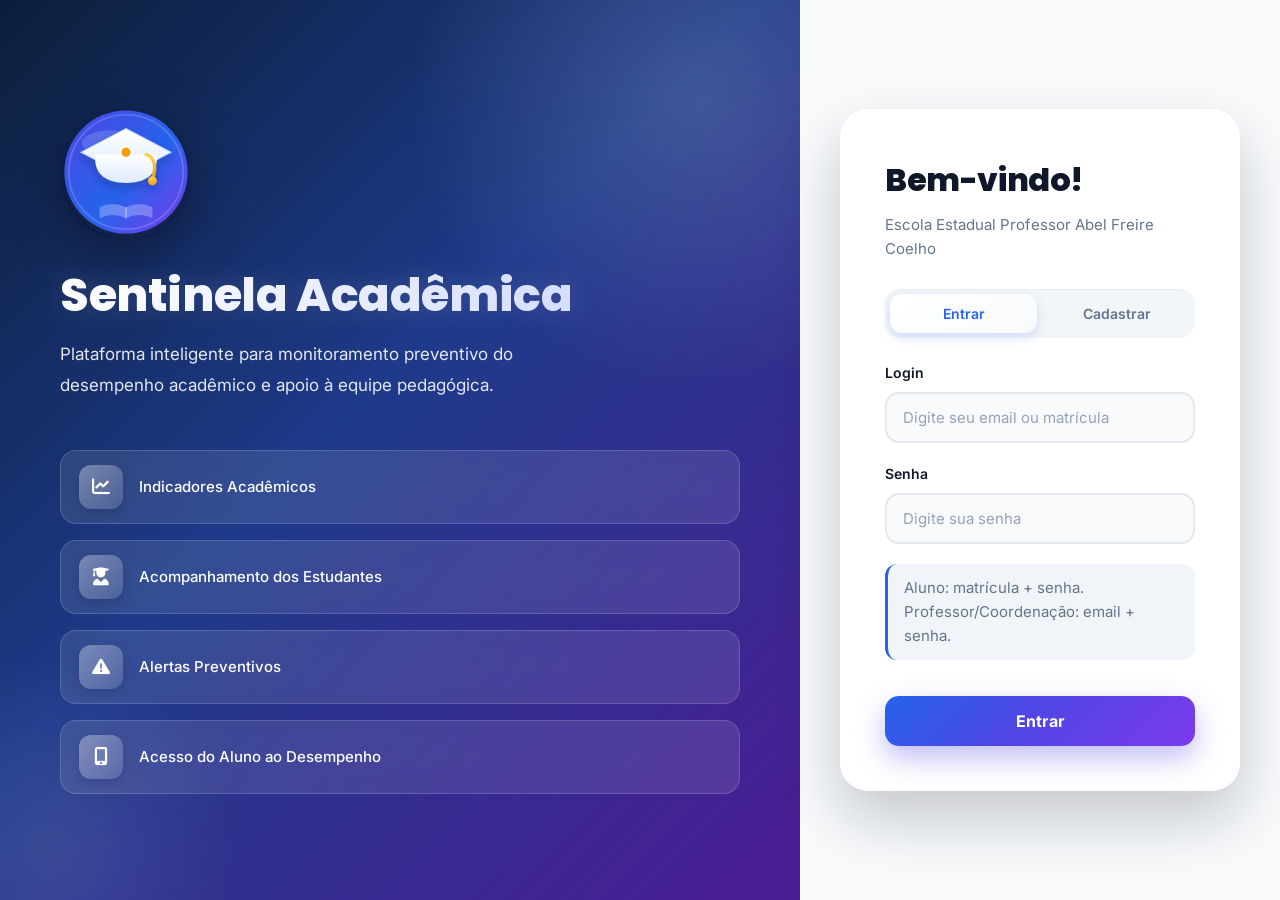
<file: index.html>
<!DOCTYPE html>
<html lang="pt-BR">

<head>

    <meta charset="UTF-8">
    <meta name="viewport" content="width=device-width, initial-scale=1.0">

    <title>Sentinela Acadêmica</title>

    <link rel="stylesheet" href="https://cdnjs.cloudflare.com/ajax/libs/font-awesome/6.7.2/css/all.min.css">

    <link rel="stylesheet" href="style.css">

    <link rel="stylesheet" href="ui.css">
    <link rel="icon" href="logo.svg" type="image/svg+xml">
</head>

<body>

    <main class="login">

        <!-- Lado Esquerdo -->

        <section class="left">

            <img src="logo.svg" alt="Sentinela Acadêmica" class="logo">

            <h1>Sentinela Acadêmica</h1>

            <p>
                Plataforma inteligente para monitoramento preventivo do desempenho
                acadêmico e apoio à equipe pedagógica.
            </p>

            <div class="info">

                <div class="item">
                    <i class="fa-solid fa-chart-line"></i>
                    <span>Indicadores Acadêmicos</span>
                </div>

                <div class="item">
                    <i class="fa-solid fa-user-graduate"></i>
                    <span>Acompanhamento dos Estudantes</span>
                </div>

                <div class="item">
                    <i class="fa-solid fa-triangle-exclamation"></i>
                    <span>Alertas Preventivos</span>
                </div>

                <div class="item">
                    <i class="fa-solid fa-mobile-screen-button"></i>
                    <span>Acesso do Aluno ao Desempenho</span>
                </div>

            </div>

        </section>

        <!-- Lado Direito -->

        <section class="right">

            <div class="login-card">

                <h2 id="tituloAcesso">Bem-vindo!</h2>

                <p id="subtitulo">
                    Escola Estadual Professor Abel Freire Coelho
                </p>

                <!-- Alternar entre entrar e cadastrar -->
                <div class="auth-modes">
                    <button type="button" class="mode-btn active" id="modoEntrar" data-modo="login">Entrar</button>
                    <button type="button" class="mode-btn" id="modoCadastrar" data-modo="cadastro">Cadastrar</button>
                </div>

                <!-- Formulário de login -->
                <form id="loginForm">

                    <div class="group">
                        <label id="labelUsuario">Email</label>
                        <input
                            type="text"
                            id="usuario"
                            placeholder="Digite seu email"
                            required>
                    </div>

                    <div class="group">
                        <label>Senha</label>
                        <input
                            type="password"
                            id="senha"
                            placeholder="Digite sua senha"
                            required>
                    </div>

                    <p class="dica" id="dicaLogin">
                        Coordenação: coordenador@abel.edu.br / 123456
                    </p>

                    <button class="btn" type="submit">
                        Entrar
                    </button>

                    <p class="error" id="erroLogin"></p>

                </form>

                <!-- Formulário de cadastro -->
                <form id="cadastroForm" style="display:none;">

                    <div class="group">
                        <label>Nome completo</label>
                        <input
                            type="text"
                            id="regNome"
                            placeholder="Digite seu nome completo"
                            required>
                    </div>

                    <div class="group" id="groupRegTurma">
                        <label>Turma (opcional)</label>
                        <input
                            type="text"
                            id="regTurma"
                            placeholder="Ex.: 3º Ano A">
                    </div>

                    <div class="group">
                        <label>Senha</label>
                        <input
                            type="password"
                            id="regSenha"
                            placeholder="Crie uma senha (mín. 4 caracteres)"
                            required
                            minlength="4">
                    </div>

                    <div class="group">
                        <label>Confirmar senha</label>
                        <input
                            type="password"
                            id="regConfirmar"
                            placeholder="Repita a senha"
                            required>
                    </div>

                    <p class="dica" id="dicaCadastro">
                        Crie sua conta de aluno. A matrícula será gerada automaticamente.
                    </p>

                    <button class="btn" type="submit">
                        Criar conta
                    </button>

                    <p class="error" id="erroCadastro"></p>
                    <p class="msg-sucesso" id="sucessoCadastro" style="display:none;"></p>

                </form>

            </div>

        </section>

    </main>

    <script src="dados.js"></script>
    <script src="preferencias.js"></script>
    <script src="script.js"></script>

</body>

</html>
</file>
<file: style.css>
/* ==========================================
   SENTINELA ACADÊMICA
   Desenvolvido por Cristian Davi
========================================== */

@import url('https://fonts.googleapis.com/css2?family=Inter:wght@300;400;500;600;700;800&display=swap');

/* =========================
   RESET
========================= */

*{
    margin:0;
    padding:0;
    box-sizing:border-box;
}

:root{

    --primary:#2563EB;
    --primary-dark:#1D4ED8;
    --primary-light:#60A5FA;

    --bg:#F8FAFC;
    --white:#FFFFFF;

    --text:#0F172A;
    --text-light:#64748B;

    --border:#E2E8F0;

    --success:#14B8A6;
    --warning:#F59E0B;
    --danger:#EF4444;

    --radius:16px;
    --radius-lg:24px;

    --shadow:0 4px 6px -1px rgba(0,0,0,.1), 0 2px 4px -2px rgba(0,0,0,.1);
    --shadow-lg:0 20px 25px -5px rgba(0,0,0,.1), 0 8px 10px -6px rgba(0,0,0,.1);
    --shadow-xl:0 25px 50px -12px rgba(0,0,0,.25);

    --transition:all .3s cubic-bezier(.4,0,.2,1);

}

html{
    scroll-behavior:smooth;
}

body{

    font-family:'Inter',sans-serif;

    background:var(--bg);

    color:var(--text);

    line-height:1.6;

}

a{

    text-decoration:none;
    color:inherit;

}

button,
input{

    font-family:inherit;

}

/* =========================
   LOGIN
========================= */

.login{

    display:grid;

    grid-template-columns:1fr 480px;

    min-height:100vh;

}

/* Banner */

.left{

    background:linear-gradient(135deg,#17365C 0%,#2563EB 50%,#122A4A 100%);

    color:white;

    display:flex;

    flex-direction:column;

    justify-content:center;

    padding:80px 60px;

    position:relative;

    overflow:hidden;

}

.left::before{

    content:"";

    position:absolute;

    width:600px;
    height:600px;

    border-radius:50%;

    background:radial-gradient(circle, rgba(255,255,255,.15) 0%, transparent 70%);

    top:-200px;
    right:-200px;

    animation:float 8s ease-in-out infinite;

}

.left::after{

    content:"";

    position:absolute;

    width:400px;
    height:400px;

    border-radius:50%;

    background:radial-gradient(circle, rgba(255,255,255,.1) 0%, transparent 70%);

    bottom:-150px;
    left:-150px;

    animation:float 10s ease-in-out infinite reverse;

}

@keyframes float{
    0%, 100%{ transform:translateY(0) scale(1); }
    50%{ transform:translateY(-20px) scale(1.05); }
}

.logo{

    width:120px;
    height:auto;
    display:block;
    align-self:flex-start;

    margin-bottom:30px;

    z-index:1;

    filter:drop-shadow(0 10px 20px rgba(0,0,0,.3));

}

.left h1{

    font-size:44px;
    font-weight:800;
    letter-spacing:-0.5px;

    margin-bottom:16px;

    z-index:1;

    line-height:1.2;

}

.left p{

    color:rgba(255,255,255,.85);

    line-height:1.8;

    max-width:480px;
    font-size:17px;

    z-index:1;

}

.info{

    margin-top:50px;

    display:flex;

    flex-direction:column;

    gap:16px;

    z-index:1;

}

.item{

    display:flex;

    align-items:center;

    gap:16px;

    font-size:15px;
    font-weight:500;

    padding:14px 18px;

    background:rgba(255,255,255,.08);
    border-radius:14px;
    border:1px solid rgba(255,255,255,.1);
    backdrop-filter:blur(10px);

    transition:var(--transition);

}

.item:hover{
    background:rgba(255,255,255,.15);
    transform:translateX(8px);
}

.item i{

    width:44px;
    height:44px;

    border-radius:12px;

    background:rgba(255,255,255,.2);

    display:flex;

    justify-content:center;

    align-items:center;

    font-size:18px;

}

/* Card Login */

.right{

    display:flex;

    justify-content:center;

    align-items:center;

    padding:40px;

    background:#F8FAFC;

}

.login-card{

    width:100%;

    max-width:420px;

    background:white;

    border-radius:var(--radius-lg);

    padding:44px;

    box-shadow:var(--shadow-xl);

    border:1px solid rgba(0,0,0,.05);

}

/* Abas de acesso */

.tabs{
    display:flex;
    gap:6px;
    background:#F1F5F9;
    padding:5px;
    border-radius:14px;
    margin-bottom:28px;
}

.tab{
    flex:1;
    border:none;
    background:transparent;
    padding:13px;
    border-radius:10px;
    font-size:14px;
    font-weight:600;
    color:var(--text-light);
    cursor:pointer;
    transition:var(--transition);
}

.tab:hover:not(.active){
    color:var(--primary);
    background:rgba(37,99,235,.08);
}

.tab.active{
    background:var(--white);
    color:var(--primary);
    box-shadow:0 2px 8px rgba(0,0,0,.08);
}

.dica{
    font-size:13px;
    color:var(--text-light);
    background:#F1F5F9;
    padding:12px 16px;
    border-radius:12px;
    margin-bottom:20px;
    border-left:3px solid var(--primary);
}

.login-card h2{

    font-size:32px;
    font-weight:800;
    margin-bottom:8px;
    color:var(--text);
    letter-spacing:-0.5px;

}

.login-card p{

    color:var(--text-light);
    margin-bottom:28px;
    font-size:15px;

}

.group{

    margin-bottom:20px;

}

.group label{

    display:block;

    margin-bottom:8px;

    font-weight:600;
    font-size:14px;
    color:var(--text);

}

.group input{

    width:100%;

    padding:14px 16px;

    border:2px solid var(--border);

    border-radius:12px;

    outline:none;

    transition:var(--transition);

    font-size:15px;
    background:#F8FAFC;

}

.group input:focus{

    border-color:var(--primary);
    background:var(--white);
    box-shadow:0 0 0 4px rgba(37,99,235,.15);

}

.group input::placeholder{
    color:#94A3B8;
}

.btn{

    display:inline-flex;
    align-items:center;
    justify-content:center;
    gap:10px;

    width:100%;

    padding:15px 24px;

    border:none;

    border-radius:14px;

    background:linear-gradient(135deg,#2563EB,#1D4ED8);

    color:white;

    font-size:16px;

    font-weight:700;

    letter-spacing:.3px;

    cursor:pointer;

    box-shadow:0 10px 20px rgba(37,99,235,.3);

    transition:var(--transition);
    margin-top:8px;

}

.btn:hover{

    transform:translateY(-3px);

    box-shadow:0 15px 30px rgba(37,99,235,.4);

    background:linear-gradient(135deg,#2563EB,#17365C);

}

.btn:active{

    transform:translateY(-1px);

    box-shadow:0 5px 15px rgba(37,99,235,.3);

}

.btn:focus-visible{

    outline:none;

    box-shadow:0 0 0 4px rgba(37,99,235,.3);

}

.error{

    margin-top:15px;

    color:var(--danger);

    font-size:14px;

    display:none;

}

.msg-sucesso{

    margin-top:15px;

    color:#0F766E;

    font-weight:700;

    padding:12px 16px;

    background:#CCFBF1;

    border-radius:12px;

    display:none;

}

/* =========================
   ALTERNÂNCIA ENTRAR/CADASTRAR
========================= */

.auth-modes{
    display:flex;
    gap:6px;
    background:#F1F5F9;
    padding:5px;
    border-radius:14px;
    margin-bottom:24px;
}

.mode-btn{
    flex:1;
    border:none;
    background:transparent;
    padding:11px;
    border-radius:10px;
    font-size:14px;
    font-weight:600;
    color:var(--text-light);
    cursor:pointer;
    transition:var(--transition);
}

.mode-btn:hover:not(.active){
    color:var(--primary);
    background:rgba(37,99,235,.08);
}

.mode-btn.active{
    background:var(--white);
    color:var(--primary);
    box-shadow:0 2px 8px rgba(0,0,0,.08);
}

/* =========================
   RESPONSIVO
========================= */

@media(max-width:900px){

.login{

grid-template-columns:1fr;

}

.left{

display:none;

}

.right{

padding:24px;
background:linear-gradient(135deg,#17365C 0%,#2563EB 50%,#122A4A 100%);

}

.login-card{

padding:32px;
box-shadow:var(--shadow-xl);

}

}

/* =========================
   TEMA ESCURO
========================= */
[data-theme="dark"]{
    --bg:#0F172A;
    --white:#1E293B;
    --text:#F1F5F9;
    --text-light:#94A3B8;
    --border:#334155;
    --primary:#3B82F6;
    --primary-dark:#2563EB;
    --primary-light:#60A5FA;
}

[data-theme="dark"] body{
    background:#0F172A;
    color:#F1F5F9;
}

[data-theme="dark"] .dashboard{
    background:#0F172A;
}

[data-theme="dark"] .content{
    background:#0F172A;
}

[data-theme="dark"] .chart-card,
[data-theme="dark"] .table-card,
[data-theme="dark"] .alert-card,
[data-theme="dark"] .perfil-card,
[data-theme="dark"] .aviso-card{
    background:#1E293B;
    border-color:#334155;
    color:#F1F5F9;
}

[data-theme="dark"] .chart-card h2,
[data-theme="dark"] .chart-card h3,
[data-theme="dark"] .table-card h2,
[data-theme="dark"] .alert-card h2,
[data-theme="dark"] .perfil-card h2,
[data-theme="dark"] .aviso-card h3{
    color:#F1F5F9;
}

[data-theme="dark"] .top-bar h1{
    color:#F1F5F9;
}

[data-theme="dark"] .top-bar p{
    color:#94A3B8;
}

[data-theme="dark"] .card-info{
    background:#1E293B;
    border-color:#334155;
}

[data-theme="dark"] .card-info h3{
    color:#F1F5F9;
}

[data-theme="dark"] .card-info span{
    color:#94A3B8;
}

[data-theme="dark"] .group input,
[data-theme="dark"] .group select,
[data-theme="dark"] .group textarea,
[data-theme="dark"] .selector-group select,
[data-theme="dark"] .search-box input,
[data-theme="dark"] .chat-input-row input,
[data-theme="dark"] .notif-dropdown{
    background:#0F172A;
    border-color:#334155;
    color:#F1F5F9;
}

[data-theme="dark"] .filter,
[data-theme="dark"] .tab,
[data-theme="dark"] .mode-btn{
    background:#1E293B;
    color:#94A3B8;
    border-color:#334155;
}

[data-theme="dark"] .filter.active,
[data-theme="dark"] .tab.active,
[data-theme="dark"] .mode-btn.active{
    background:#3B82F6;
    color:#fff;
}

[data-theme="dark"] .btn-voltar{
    background:#1E293B;
    color:#F1F5F9;
    border-color:#334155;
}

[data-theme="dark"] .btn-perigo{
    background:#DC2626;
    color:#fff;
}

[data-theme="dark"] .status,
[data-theme="dark"] .status-pill{
    border-color:transparent;
}

[data-theme="dark"] .chat-msg{
    background:#1E293B;
    color:#F1F5F9;
}

[data-theme="dark"] .chat-msg.meu{
    background:#2563EB;
    color:#fff;
}

[data-theme="dark"] .notif-item{
    background:#1E293B;
    color:#F1F5F9;
    border-color:#334155;
}

[data-theme="dark"] .notif-item.nao-lido{
    background:#1E3A8A;
}

[data-theme="dark"] .dados-lista p{
    color:#F1F5F9;
}

[data-theme="dark"] .obs{
    color:#94A3B8;
}

[data-theme="dark"] .sem-resultado{
    color:#94A3B8;
}

[data-theme="dark"] .vazio{
    color:#94A3B8;
}

[data-theme="dark"] .sub{
    color:#94A3B8;
}

[data-theme="dark"] .mat{
    color:#94A3B8;
}

[data-theme="dark"] .info-box{
    background:#0F172A;
    border-color:#334155;
}

[data-theme="dark"] .info-box h3{
    color:#94A3B8;
}

[data-theme="dark"] .info-box span{
    color:#F1F5F9;
}

[data-theme="dark"] .perfil-topo h2{
    color:#F1F5F9;
}

[data-theme="dark"] .perfil-topo p{
    color:#94A3B8;
}

[data-theme="dark"] .observacoes{
    color:#94A3B8;
}

[data-theme="dark"] .anel{
    border-color:#334155;
}

[data-theme="dark"] .anel-valor{
    color:#F1F5F9;
}

[data-theme="dark"] .anel-label{
    color:#94A3B8;
}

[data-theme="dark"] .status-msg{
    color:#F1F5F9;
}

[data-theme="dark"] .status-turma{
    color:#94A3B8;
}

[data-theme="dark"] .barra{
    background:#334155;
}

[data-theme="dark"] .barra-preench{
    background:#3B82F6;
}

[data-theme="dark"] .freq-mini span{
    color:#F1F5F9;
}

[data-theme="dark"] .avatar-pequeno,
[data-theme="dark"] .avatar,
[data-theme="dark"] .avatar-grande,
[data-theme="dark"] .avatar-coord{
    background:#334155;
    color:#F1F5F9;
}

[data-theme="dark"] .user-mini{
    color:#94A3B8;
}

[data-theme="dark"] .notif-header{
    color:#F1F5F9;
}

[data-theme="dark"] .notif-marcar{
    color:#60A5FA;
}

[data-theme="dark"] .notif-titulo{
    color:#F1F5F9;
}

[data-theme="dark"] .notif-texto{
    color:#94A3B8;
}

[data-theme="dark"] .notif-meta{
    color:#64748B;
}

[data-theme="dark"] .notif-vazio{
    color:#94A3B8;
}

[data-theme="dark"] .chat-room{
    background:#1E293B;
    color:#94A3B8;
    border-color:#334155;
}

[data-theme="dark"] .chat-room.active{
    background:#2563EB;
    color:#fff;
}

[data-theme="dark"] .chat-sidebar h3{
    color:#F1F5F9;
}

[data-theme="dark"] .form-prof label{
    color:#94A3B8;
}

[data-theme="dark"] .form-grid-4 input,
[data-theme="dark"] .form-grid-4 select{
    background:#0F172A;
    border-color:#334155;
    color:#F1F5F9;
}

[data-theme="dark"] .msg-sucesso{
    color:#14B8A6;
}

[data-theme="dark"] .error{
    color:#EF4444;
}

[data-theme="dark"] .dica{
    color:#94A3B8;
}

[data-theme="dark"] .left{
    background:linear-gradient(135deg,#1E1B4B 0%,#1E3A8A 50%,#0F172A 100%) !important;
}

[data-theme="dark"] .login-card{
    background:#1E293B;
    border-color:#334155;
}

[data-theme="dark"] .login-card h2{
    color:#F1F5F9;
}

[data-theme="dark"] .login-card p{
    color:#94A3B8;
}

[data-theme="dark"] .auth-modes{
    background:#0F172A;
}

[data-theme="dark"] .mode-btn{
    color:#94A3B8;
}

[data-theme="dark"] .mode-btn.active{
    background:#3B82F6;
    color:#fff;
}

[data-theme="dark"] .group label{
    color:#94A3B8;
}

[data-theme="dark"] .group input{
    background:#0F172A;
    border-color:#334155;
    color:#F1F5F9;
}

[data-theme="dark"] .btn{
    background:linear-gradient(135deg,#3B82F6,#2563EB) !important;
}

[data-theme="dark"] .chart-box{
    background:#1E293B;
    border-color:#334155;
}

[data-theme="dark"] .chart-box h3{
    color:#F1F5F9;
}

[data-theme="dark"] .selector-group label{
    color:#94A3B8;
}

[data-theme="dark"] .selector-group select{
    background:#0F172A;
    border-color:#334155;
    color:#F1F5F9;
}

/* =========================
   ACESSIBILIDADE
========================= */
.reduzir-animacoes *,
.reduzir-animacoes *::before,
.reduzir-animacoes *::after{
    animation-duration:0.01ms !important;
    animation-iteration-count:1 !important;
    transition-duration:0.01ms !important;
}

.alto-contraste{
    --primary:#0000FF;
    --primary-dark:#0000CC;
    --primary-light:#3333FF;
    --text:#000000;
    --text-light:#333333;
    --border:#000000;
}

.alto-contraste .chart-card,
.alto-contraste .table-card,
.alto-contraste .alert-card,
.alto-contraste .perfil-card,
.alto-contraste .aviso-card,
.alto-contraste .card-info,
.alto-contraste .info-box{
    border-width:2px;
}

.modo-autismo{
    --bg:#F0F4F8;
    --primary:#4A90D9;
    --primary-dark:#357ABD;
    --primary-light:#6BA3E0;
}

.modo-autismo .chart-card,
.modo-autismo .table-card,
.modo-autismo .alert-card,
.modo-autismo .perfil-card,
.modo-autismo .aviso-card{
    border-radius:8px;
}

.modo-autismo .btn,
.modo-autismo .filter,
.modo-autismo .tab,
.modo-autismo .mode-btn{
    border-radius:6px;
}

.modo-autismo *{
    font-family:'Comic Sans MS','Chalkboard SE',sans-serif !important;
}

.texto-simplificado{
    --text:#1A1A1A;
    --text-light:#4A4A4A;
}

.texto-simplificado .chart-card h2,
.texto-simplificado .chart-card h3,
.texto-simplificado .table-card h2,
.texto-simplificado .alert-card h2,
.texto-simplificado .perfil-card h2,
.texto-simplificado .aviso-card h3{
    font-weight:700;
    letter-spacing:0.5px;
}

.texto-simplificado p,
.texto-simplificado span,
.texto-simplificado li{
    line-height:1.8;
}
</file>
<file: ui.css>
/* =========================================================
   SENTINELA ACADÊMICA - UI refinada
   Estilo mais chamativo, consistente e interativo.
   Carregado por último para sobrescrever os estilos-base.
   ========================================================= */

@import url('https://fonts.googleapis.com/css2?family=Poppins:wght@500;600;700;800&family=Inter:wght@300;400;500;600;700;800&display=swap');

:root{
    --primary:#2563EB;
    --primary-dark:#1D4ED8;
    --primary-light:#60A5FA;
    --accent:#22D3EE;
    --accent-2:#A855F7;
    --gradient-primary:linear-gradient(135deg,#2563EB 0%, #4F46E5 45%, #7C3AED 100%);
    --gradient-hero:linear-gradient(135deg,#0B1F3A 0%, #1E3A8A 45%, #4C1D95 100%);
    --gradient-soft:linear-gradient(135deg,#EFF6FF 0%, #F5F3FF 100%);
    --bg:#F1F5F9;
    --white:#FFFFFF;
    --text:#0F172A;
    --text-light:#64748B;
    --border:#E2E8F0;
    --success:#10B981;
    --warning:#F59E0B;
    --danger:#EF4444;
    --radius:18px;
    --radius-lg:28px;
    --shadow:0 4px 14px rgba(15,23,42,.08);
    --shadow-lg:0 16px 40px rgba(15,23,42,.12);
    --shadow-xl:0 28px 60px rgba(15,23,42,.22);
    --transition:all .24s cubic-bezier(.4,0,.2,1);
    --ring:0 0 0 4px rgba(37,99,235,.18);
}

html{ scroll-behavior:smooth; }

body{
    font-family:'Inter','Poppins',system-ui,-apple-system,Segoe UI,Roboto,sans-serif;
    background:
        radial-gradient(1200px 600px at 10% -10%, rgba(37,99,235,.08), transparent 60%),
        radial-gradient(900px 500px at 100% 0%, rgba(124,58,237,.07), transparent 55%),
        var(--bg);
    color:var(--text);
    line-height:1.6;
    -webkit-font-smoothing:antialiased;
    text-rendering:optimizeLegibility;
}

a{ text-decoration:none; color:inherit; }
button,input,select,textarea{ font-family:inherit; }

h1,h2,h3,h4,.left h1,.login-card h2,.perfil-topo h2{
    font-family:'Poppins','Inter',sans-serif;
    letter-spacing:-.4px;
}

/* ---------- animações ---------- */
@keyframes float{
    0%,100%{ transform:translateY(0) scale(1); }
    50%{ transform:translateY(-12px) scale(1.03); }
}
@keyframes pulseGlow{
    0%,100%{ box-shadow:0 0 0 0 rgba(37,99,235,.45); }
    50%{ box-shadow:0 0 0 10px rgba(37,99,235,0); }
}
@keyframes shimmer{
    0%{ background-position:-200% 0; }
    100%{ background-position:200% 0; }
}
@keyframes popIn{
    0%{ transform:scale(.92); opacity:0; }
    100%{ transform:scale(1); opacity:1; }
}

/* ---------- LOGIN ---------- */
.login{ min-height:100vh; }
.left{
    background:var(--gradient-hero) !important;
    position:relative;
    overflow:hidden;
}
.left::before,.left::after{ filter:blur(2px); }
.left h1{ font-size:46px; font-weight:800; background:linear-gradient(90deg,#fff,#C7D2FE); -webkit-background-clip:text; background-clip:text; color:transparent; text-shadow:0 0 30px rgba(255,255,255,.15); }
.left p{ color:rgba(255,255,255,.88); }
.logo{
    width:132px;
    filter:drop-shadow(0 16px 30px rgba(0,0,0,.4));
    animation:float 7s ease-in-out infinite;
}

.item{
    background:rgba(255,255,255,.1);
    border:1px solid rgba(255,255,255,.16);
    backdrop-filter:blur(12px);
    border-radius:16px;
    transition:transform .25s ease, background .25s ease;
}
.item:hover{ background:rgba(255,255,255,.18); transform:translateX(10px); }
.item i{
    background:linear-gradient(135deg,rgba(255,255,255,.35),rgba(255,255,255,.12));
    box-shadow:0 4px 12px rgba(0,0,0,.15);
}

.login-card{
    border-radius:var(--radius-lg);
    box-shadow:var(--shadow-xl);
    border:1px solid rgba(255,255,255,.6);
    backdrop-filter:blur(10px);
    animation:popIn .35s ease;
}
.tabs,.auth-modes{ background:rgba(241,245,249,.9); border-radius:16px; box-shadow:inset 0 1px 2px rgba(0,0,0,.04); }
.tab,.mode-btn{ border-radius:12px; transition:var(--transition); }
.tab:hover:not(.active),.mode-btn:hover:not(.active){ color:var(--primary); background:rgba(37,99,235,.1); transform:translateY(-1px); }
.tab.active,.mode-btn.active{
    background:linear-gradient(135deg,#fff,#F8FAFC);
    color:var(--primary);
    box-shadow:0 4px 12px rgba(37,99,235,.18);
}

.group input,.group select,.group textarea{
    border:2px solid #E2E8F0;
    border-radius:14px;
    background:#F8FAFC;
    transition:var(--transition);
    padding:14px 16px;
}
.group input:hover,.group select:hover,.group textarea:hover{ border-color:#CBD5E1; background:#fff; }
.group input:focus,.group select:focus,.group textarea:focus{
    border-color:var(--primary);
    background:#fff;
    box-shadow:var(--ring);
    transform:translateY(-1px);
}

.btn{
    background:var(--gradient-primary) !important;
    border:none;
    border-radius:14px;
    color:#fff;
    font-weight:700;
    letter-spacing:.3px;
    box-shadow:0 12px 28px rgba(79,70,229,.35);
    transition:transform .2s ease, box-shadow .2s ease, filter .2s ease;
    position:relative;
    overflow:hidden;
}
.btn::after{
    content:"";
    position:absolute;
    top:0; left:-200%;
    width:200%; height:100%;
    background:linear-gradient(90deg,transparent,rgba(255,255,255,.28),transparent);
    transition:left .55s ease;
    pointer-events:none;
}
.btn:hover{
    transform:translateY(-3px) scale(1.01);
    box-shadow:0 18px 38px rgba(79,70,229,.45);
    filter:saturate(1.08);
}
.btn:hover::after{ left:100%; }
.btn:active{ transform:translateY(-1px) scale(.985); }
.btn:focus-visible{ box-shadow:0 0 0 4px rgba(37,99,235,.25); }

.btn-perigo{
    background:linear-gradient(135deg,#EF4444,#DC2626) !important;
    box-shadow:0 10px 24px rgba(239,68,68,.35) !important;
}
.btn-perigo:hover{ box-shadow:0 16px 34px rgba(239,68,68,.45) !important; }

.btn-voltar{
    border-radius:14px;
    box-shadow:0 4px 14px rgba(15,23,42,.08);
}
.btn-voltar:hover{ transform:translateY(-2px); }

/* ---------- DASHBOARD / LAYOUT ---------- */
.dashboard{
    background:
        radial-gradient(1000px 500px at 100% -20%, rgba(124,58,237,.06), transparent 60%),
        #F8FAFC;
}
.sidebar{
    background:linear-gradient(180deg,#0F172A 0%, #1E3A8A 58%, #4C1D95 100%) !important;
    border-right:1px solid rgba(255,255,255,.08);
    box-shadow:4px 0 40px rgba(15,23,42,.28);
    padding:28px 22px;
}
.sidebar::after{
    content:"";
    position:absolute;
    inset:0;
    background:radial-gradient(400px 240px at 50% 0%, rgba(255,255,255,.12), transparent 70%);
    pointer-events:none;
}
.logo-area{
    border-bottom:1px solid rgba(255,255,255,.12);
    padding-bottom:22px;
    margin-bottom:32px;
}
.logo-area img{
    width:100px;
    filter:drop-shadow(0 14px 26px rgba(0,0,0,.45));
    animation:float 8s ease-in-out infinite;
}
.logo-area h2{
    font-size:21px;
    font-weight:800;
    background:linear-gradient(90deg,#F8FAFC,#C7D2FE,#E9D5FF);
    -webkit-background-clip:text;
    background-clip:text;
    color:transparent;
}

.sidebar nav{ gap:8px; }
.sidebar nav a{
    border-radius:14px;
    padding:13px 15px;
    font-weight:600;
    color:#CBD5E1;
    transition:transform .22s ease, background .22s ease, color .22s ease, box-shadow .22s ease;
    position:relative;
    overflow:hidden;
}
.sidebar nav a::before{
    content:"";
    position:absolute;
    inset:0;
    background:linear-gradient(90deg, rgba(255,255,255,.16), transparent);
    transform:translateX(-100%);
    transition:transform .35s ease;
}
.sidebar nav a:hover::before{ transform:translateX(0); }
.sidebar nav a:hover{
    background:rgba(255,255,255,.09);
    color:#F8FAFC;
    transform:translateX(8px);
}
.sidebar nav a.active{
    background:var(--gradient-primary) !important;
    color:#fff;
    box-shadow:0 10px 24px rgba(79,70,229,.45);
    transform:translateX(4px);
}
.sidebar nav i{
    width:34px;
    height:34px;
    border-radius:11px;
    background:rgba(255,255,255,.12);
    display:flex;
    align-items:center;
    justify-content:center;
    font-size:15px;
    transition:transform .22s ease, background .22s ease;
}
.sidebar nav a:hover i,.sidebar nav a.active i{
    background:rgba(255,255,255,.22);
    transform:scale(1.1);
}
.sidebar-footer{ border-top:1px solid rgba(255,255,255,.12); }
.user-mini{ color:#CBD5E1; }
.btn-sair{
    border-radius:12px;
    background:rgba(255,255,255,.08);
    transition:var(--transition);
}
.btn-sair:hover{
    background:linear-gradient(135deg,#EF4444,#DC2626) !important;
    transform:translateY(-2px);
    box-shadow:0 10px 24px rgba(239,68,68,.4);
}

.menu-toggle{
    border-radius:16px;
    background:var(--gradient-primary) !important;
    box-shadow:0 8px 20px rgba(79,70,229,.4) !important;
}
.menu-toggle:hover{ transform:translateY(-2px) scale(1.05); }

.top-bar{
    border-radius:22px !important;
    border:1px solid rgba(255,255,255,.75);
    box-shadow:0 10px 34px rgba(15,23,42,.08) !important;
    backdrop-filter:blur(8px);
}
.top-bar h1{ color:#1E3A8A; font-weight:800; }
.avatar-coord,.avatar-grande,.avatar-pequeno{
    transition:transform .2s ease, box-shadow .2s ease;
}
.avatar-coord:hover,.avatar-grande:hover{ transform:scale(1.08) rotate(-4deg); }

/* ---------- CARDS ---------- */
.cards{ gap:22px; }
.card-info{
    border-radius:22px !important;
    border:1px solid rgba(255,255,255,.8);
    box-shadow:0 8px 28px rgba(15,23,42,.06) !important;
    transition:transform .24s ease, box-shadow .24s ease !important;
}
.card-info:hover{
    transform:translateY(-6px) scale(1.01);
    box-shadow:0 20px 44px rgba(79,70,229,.16) !important;
}
.card-info i{
    background:var(--gradient-primary) !important;
    color:#fff !important;
    box-shadow:0 10px 22px rgba(79,70,229,.35);
    transition:transform .24s ease;
}
.card-info:hover i{ transform:scale(1.1) rotate(-6deg); }
.card-info h3{ color:#1E3A8A; }

/* ---------- TABELAS ---------- */
.table-card{
    border-radius:24px !important;
    box-shadow:0 12px 38px rgba(15,23,42,.08) !important;
    border:1px solid rgba(255,255,255,.75);
    overflow:hidden;
}
thead{ background:linear-gradient(90deg,#EFF6FF,#F5F3FF) !important; }
th{ color:#475569 !important; font-weight:700; letter-spacing:.6px; }
tbody tr{ transition:background .2s ease, transform .2s ease; }
tbody tr:hover{ background:linear-gradient(90deg,#EFF6FF,#FAF5FF) !important; }
td a{ color:var(--primary-dark); font-weight:700; transition:color .2s ease; }
td a:hover{ color:var(--accent-2); }

/* ---------- FILTROS / TABS ---------- */
.filters{ gap:12px; }
.filter{
    border-radius:12px !important;
    border:2px solid #E2E8F0 !important;
    box-shadow:0 2px 8px rgba(15,23,42,.05);
    transition:transform .2s ease, box-shadow .2s ease, background .2s ease, color .2s ease;
}
.filter:hover{
    transform:translateY(-3px);
    box-shadow:0 8px 20px rgba(37,99,235,.18);
}
.filter.active{
    background:var(--gradient-primary) !important;
    color:#fff !important;
    border-color:transparent !important;
    box-shadow:0 8px 20px rgba(79,70,229,.35) !important;
}
.filter:active{ transform:translateY(-1px); }

/* ---------- BADGES / STATUS ---------- */
.status,.status-pill{
    box-shadow:0 2px 10px rgba(15,23,42,.08);
    transition:transform .2s ease;
}
.status:hover,.status-pill:hover{ transform:scale(1.05); }
.green{ background:#D1FAE5 !important; color:#047857 !important; }
.yellow{ background:#FEF3C7 !important; color:#B45309 !important; }
.red{ background:#FEE2E2 !important; color:#DC2626 !important; }
.status-pill.green{ background:#D1FAE5 !important; color:#047857 !important; }
.status-pill.yellow{ background:#FEF3C7 !important; color:#B45309 !important; }
.status-pill.red{ background:#FEE2E2 !important; color:#DC2626 !important; }

/* ---------- CHART / ALERT CARDS ---------- */
.chart-card,.alert-card{
    border-radius:24px !important;
    border:1px solid rgba(255,255,255,.8);
    box-shadow:0 10px 34px rgba(15,23,42,.07) !important;
    transition:transform .24s ease, box-shadow .24s ease;
}
.chart-card:hover,.alert-card:hover{
    transform:translateY(-4px);
    box-shadow:0 18px 44px rgba(79,70,229,.12) !important;
}
.chart-card h2,.alert-card h2{ color:#1E3A8A; }
.alert-card li{ transition:background .2s ease, padding-left .2s ease; }
.alert-card li:hover{ background:rgba(239,246,255,.9); padding-left:8px; }
.alert-card span{
    border-radius:10px;
    box-shadow:0 2px 8px rgba(245,158,11,.25);
}

/* ---------- NOTIFICAÇÕES ---------- */
.notif-btn{
    background:var(--gradient-primary) !important;
    border-radius:16px !important;
    box-shadow:0 8px 20px rgba(79,70,229,.35);
    transition:transform .2s ease, box-shadow .2s ease;
}
.notif-btn:hover{
    transform:translateY(-3px) scale(1.05);
    box-shadow:0 14px 28px rgba(79,70,229,.45);
}
.notif-badge{
    box-shadow:0 2px 8px rgba(239,68,68,.45);
    animation:pulseGlow 2s infinite;
}
.notif-dropdown{
    border-radius:20px !important;
    box-shadow:0 24px 50px rgba(15,23,42,.2) !important;
    animation:popIn .22s ease;
}
.notif-item{ transition:background .2s ease, padding-left .2s ease; }
.notif-item:hover{ background:#EFF6FF !important; padding-left:20px; }
.notif-item.nao-lido{ border-left:4px solid var(--primary) !important; background:#EFF6FF; }

/* ---------- CHAT ---------- */
.chat-sidebar,.chat-main{
    border-radius:20px !important;
    box-shadow:0 10px 30px rgba(15,23,42,.08) !important;
}
.chat-room{
    border-radius:12px !important;
    transition:transform .2s ease, background .2s ease;
}
.chat-room:hover{ transform:translateX(4px); }
.chat-room.active{
    background:var(--gradient-primary) !important;
    box-shadow:0 6px 16px rgba(79,70,229,.35);
}
.chat-msg{ border-radius:16px !important; box-shadow:0 4px 12px rgba(15,23,42,.06); }
.chat-msg.meu{
    background:var(--gradient-primary) !important;
    box-shadow:0 6px 16px rgba(79,70,229,.3);
}
.chat-input-row input{ border-radius:12px; transition:var(--transition); }
.chat-input-row input:focus{
    border-color:var(--primary);
    box-shadow:var(--ring);
    transform:translateY(-1px);
}
.chat-input-row button{
    background:var(--gradient-primary) !important;
    border-radius:12px !important;
    transition:transform .2s ease, box-shadow .2s ease;
}
.chat-input-row button:hover{
    transform:translateY(-2px);
    box-shadow:0 10px 22px rgba(79,70,229,.4);
}
.chat-input-row button:active{ transform:translateY(0) scale(.97); }

/* ---------- PORTAL ALUNO ---------- */
.anel{
    box-shadow:0 10px 30px rgba(37,99,235,.18);
    transition:transform .3s ease;
}
.anel:hover{ transform:scale(1.04); }
.avatar-grande{
    background:var(--gradient-primary) !important;
    box-shadow:0 10px 24px rgba(79,70,229,.35);
}
.barra{ border-radius:999px; overflow:hidden; }
.barra-preench{ transition:width .7s cubic-bezier(.4,0,.2,1); }
.status-visual .status-msg{ box-shadow:0 4px 14px rgba(15,23,42,.08); }

/* ---------- PERFIL ---------- */
.perfil-card{
    border-radius:28px !important;
    box-shadow:0 12px 40px rgba(15,23,42,.08) !important;
    border:1px solid rgba(255,255,255,.8);
}
.perfil-topo .avatar{
    background:var(--gradient-primary) !important;
    box-shadow:0 10px 24px rgba(79,70,229,.35);
    transition:transform .25s ease;
}
.perfil-topo .avatar:hover{ transform:scale(1.08) rotate(4deg); }
.perfil-topo h2{ color:#1E3A8A; }
.info-box{
    border-radius:18px;
    transition:transform .2s ease, box-shadow .2s ease, border-color .2s ease;
}
.info-box:hover{
    transform:translateY(-4px);
    border-color:var(--primary-light);
    box-shadow:0 10px 24px rgba(37,99,235,.12);
}
.info-box span{ color:#1E3A8A; }

/* ---------- AVISOS ---------- */
.aviso-card{
    border-radius:20px !important;
    border:1px solid rgba(255,255,255,.8);
    transition:transform .2s ease, box-shadow .2s ease;
}
.aviso-card:hover{
    transform:translateY(-4px);
    box-shadow:0 14px 34px rgba(79,70,229,.12);
}

/* ---------- FORMS ---------- */
.form-grid-4 button.btn{ width:auto; }

/* ---------- FOCUS GLOBAL ---------- */
button:focus-visible,
a:focus-visible,
input:focus-visible,
select:focus-visible,
textarea:focus-visible{
    outline:none;
    box-shadow:0 0 0 4px rgba(37,99,235,.2);
}

/* ---------- SCROLLBAR ---------- */
::-webkit-scrollbar{ width:10px; height:10px; }
::-webkit-scrollbar-track{ background:rgba(15,23,42,.04); border-radius:999px; }
::-webkit-scrollbar-thumb{
    background:linear-gradient(180deg,#94A3B8,#64748B);
    border-radius:999px;
    border:2px solid rgba(248,250,252,.8);
}
::-webkit-scrollbar-thumb:hover{ background:linear-gradient(180deg,#64748B,#475569); }

/* ---------- RESPONSIVO ---------- */
@media(max-width:900px){
    .login-card{ animation:none; }
    .top-bar{ box-shadow:0 8px 24px rgba(15,23,42,.08) !important; }
}
@media(prefers-reduced-motion: reduce){
    *,*::before,*::after{
        animation-duration:.01ms !important;
        animation-iteration-count:1 !important;
        transition-duration:.01ms !important;
    }
}
EOF
echo "CREATED"

/* ---------- entrada suave ---------- */
@keyframes fadeUp{
    from{ opacity:0; transform:translateY(14px); }
    to{ opacity:1; transform:translateY(0); }
}
.content{ animation:fadeUp .45s ease; }
.login-card{ animation:popIn .35s ease, fadeUp .4s ease; }
.table-card,.chart-card,.alert-card,.perfil-card,.aviso-card{ animation:fadeUp .5s ease; }

/* ---------- CONFIGURAÇÕES ---------- */
.config-row{
    display:flex;
    align-items:center;
    justify-content:space-between;
    gap:16px;
    padding:14px 0;
    border-bottom:1px solid #E2E8F0;
}
.config-row:last-child{ border-bottom:none; }
.config-row > div{ flex:1; }

.switch{
    position:relative;
    display:inline-block;
    width:52px;
    height:28px;
    flex-shrink:0;
}
.switch input{
    opacity:0;
    width:0;
    height:0;
}
.slider{
    position:absolute;
    cursor:pointer;
    top:0; left:0; right:0; bottom:0;
    background:#CBD5E1;
    border-radius:28px;
    transition:background .3s;
}
.slider::before{
    content:"";
    position:absolute;
    height:22px;
    width:22px;
    left:3px;
    bottom:3px;
    background:#fff;
    border-radius:50%;
    transition:transform .3s;
    box-shadow:0 2px 4px rgba(0,0,0,.2);
}
.switch input:checked + .slider{
    background:#2563EB;
}
.switch input:checked + .slider::before{
    transform:translateX(24px);
}
.switch input:focus + .slider{
    box-shadow:0 0 0 3px rgba(37,99,235,.25);
}

.foto-preview{
    width:80px;
    height:80px;
    border-radius:50%;
    background:#E2E8F0;
    display:flex;
    align-items:center;
    justify-content:center;
    font-size:32px;
    color:#94A3B8;
    overflow:hidden;
    flex-shrink:0;
    border:3px solid #E2E8F0;
}
.foto-actions{
    display:flex;
    flex-direction:column;
    gap:8px;
}

[data-theme="dark"] .config-row{
    border-color:#334155;
}

[data-theme="dark"] .foto-preview{
    background:#334155;
    border-color:#334155;
    color:#94A3B8;
}

[data-theme="dark"] .slider{
    background:#475569;
}

[data-theme="dark"] .switch input:checked + .slider{
    background:#3B82F6;
}

/* ---------- ONLINE DOT ---------- */
.online-dot{
    display:inline-block;
    width:8px;
    height:8px;
    border-radius:50%;
    margin-right:6px;
    vertical-align:middle;
}
.online-dot.online{
    background:#22C55E;
    box-shadow:0 0 6px rgba(34,197,94,.6);
}
.online-dot.offline{
    background:#94A3B8;
}

/* ---------- USER FOTO ---------- */
.user-foto{
    display:flex;
    align-items:center;
    gap:10px;
    padding:10px 0;
    color:#F8FAFC;
    font-weight:600;
    font-size:14px;
}
.user-foto img{
    width:40px;
    height:40px;
    border-radius:50%;
    object-fit:cover;
    border:2px solid rgba(255,255,255,.3);
}
</file>
<file: dashboard.css>
/* ==========================================
   DASHBOARD
========================================== */

.dashboard{
    display:flex;
    min-height:100vh;
    background:#F8FAFC;
}

/* =========================
   SIDEBAR
========================= */

.sidebar{
    width:280px;
    flex-shrink:0;
    background:linear-gradient(180deg,#17365C 0%,#10233E 100%);
    color:#fff;
    display:flex;
    flex-direction:column;
    padding:32px 24px;
    z-index:50;
    border-right:1px solid rgba(255,255,255,.05);
}

.logo-area{
    text-align:center;
    margin-bottom:40px;
    padding-bottom:24px;
    border-bottom:1px solid rgba(255,255,255,.1);
}

.logo-area img{
    width:88px;
    height:auto;
    display:block;
    margin:0 auto 16px;
    filter:drop-shadow(0 8px 16px rgba(0,0,0,.3));
}

.logo-area h2{
    font-size:20px;
    font-weight:700;
    letter-spacing:-0.3px;
    color:#F8FAFC;
}

.sidebar nav{
    display:flex;
    flex-direction:column;
    gap:6px;
}

.sidebar nav a{
    display:flex;
    align-items:center;
    gap:14px;
    padding:14px 16px;
    border-radius:12px;
    color:#94A3B8;
    transition:var(--transition);
    font-weight:500;
    font-size:14px;
}

.sidebar nav a:hover{
    background:rgba(255,255,255,.08);
    color:#F8FAFC;
    transform:translateX(4px);
}

.sidebar nav a.active{
    background:linear-gradient(135deg,#2563EB,#2563EB);
    color:#fff;
    box-shadow:0 4px 12px rgba(37,99,235,.4);
}

.sidebar nav i{
    width:22px;
    text-align:center;
    font-size:16px;
}

/* =========================
   CONTEÚDO
========================= */

.content{

    flex:1;
    min-width:0;

    padding:32px;

    overflow-y:auto;

}

header{

    margin-bottom:28px;

}

.top-bar{
    display:flex;
    justify-content:space-between;
    align-items:center;
    margin-bottom:28px;
    gap:20px;
    flex-wrap:wrap;
    background:#fff;
    padding:24px 28px;
    border-radius:20px;
    box-shadow:0 1px 3px rgba(0,0,0,.1), 0 1px 2px rgba(0,0,0,.06);
    border:1px solid rgba(0,0,0,.05);
}

header h1{

    font-size:28px;
    font-weight:800;
    margin-bottom:4px;
    color:#17365C;
    letter-spacing:-0.5px;

}

header p{

    color:#64748B;

    font-size:15px;

}

/* =========================
   CARDS
========================= */

.cards{

    display:grid;

    grid-template-columns:repeat(4,1fr);

    gap:20px;

    margin-bottom:28px;

}

.card-info{

    background:#fff;

    border-radius:20px;

    padding:24px;

    display:flex;

    align-items:center;

    gap:18px;

    min-width:0;

    box-shadow:0 1px 3px rgba(0,0,0,.1), 0 1px 2px rgba(0,0,0,.06);
    border:1px solid rgba(0,0,0,.05);

    transition:var(--transition);

}

.card-info:hover{

    transform:translateY(-4px);
    box-shadow:0 10px 25px rgba(0,0,0,.12);

}

.card-info i{

    width:56px;

    height:56px;

    border-radius:16px;

    background:linear-gradient(135deg,#EFF6FF,#DBEAFE);

    color:#2563EB;

    display:flex;

    justify-content:center;

    align-items:center;

    font-size:22px;

}

.card-info h3{

    font-size:28px;
    font-weight:800;
    margin-bottom:2px;
    color:#17365C;

}

.card-info span{

    color:#64748B;
    font-size:14px;

}

/* =========================
   GRID
========================= */

.dashboard-grid{

    display:grid;

    grid-template-columns:2fr 1fr;

    gap:20px;

    align-items:stretch;

}

.dashboard-grid > *{

    min-width:0;

}

/* =========================
   GRÁFICO
========================= */

.chart-card{

    background:#fff;

    border-radius:20px;

    padding:28px;

    box-shadow:0 1px 3px rgba(0,0,0,.1), 0 1px 2px rgba(0,0,0,.06);
    border:1px solid rgba(0,0,0,.05);

    height:400px;

    position:relative;

    min-width:0;

    display:flex;

    flex-direction:column;

}

.chart-card h2{

    flex-shrink:0;

}

.chart-card canvas{

    max-width:100%;

    flex:1;

    min-height:0;

}

/* Cards de texto (sem gráfico) não precisam de altura fixa */

.card-text{

    height:auto;

    min-height:0;

}

.chart-card h2{

    font-size:20px;
    font-weight:700;
    color:#17365C;
    margin-bottom:20px;

}

/* =========================
   ALERTAS
========================= */

.alert-card{

    background:#fff;

    border-radius:20px;

    padding:28px;

    box-shadow:0 1px 3px rgba(0,0,0,.1), 0 1px 2px rgba(0,0,0,.06);
    border:1px solid rgba(0,0,0,.05);

    max-height:400px;

    overflow:auto;

}

.alert-card h2{

    font-size:20px;
    font-weight:700;
    color:#17365C;
    margin-bottom:20px;

}

.alert-card ul{

    list-style:none;

}

.alert-card li{

    display:flex;

    justify-content:space-between;

    align-items:center;

    padding:16px 0;

    border-bottom:1px solid #F1F5F9;

}

.alert-card li:last-child{

    border-bottom:none;

}

.alert-card span{

    background:#FEF3C7;

    color:#D97706;

    padding:6px 12px;

    border-radius:8px;

    font-size:12px;

    font-weight:700;
    letter-spacing:.3px;

}

/* =========================
   RESPONSIVO
========================= */

@media(max-width:1200px){

.cards{

grid-template-columns:repeat(2,1fr);

}

.dashboard-grid{

grid-template-columns:1fr;

}

}

@media(max-width:900px){

.dashboard{

flex-direction:column;

}

.cards{

grid-template-columns:1fr;

}

.content{

padding:80px 20px 20px;

}

}

/* =========================
   MELHORIAS COMPARTILHADAS
   ========================= */

.sidebar{
    position:relative;
}

.sidebar-footer{
    margin-top:auto;
    padding-top:20px;
    border-top:1px solid rgba(255,255,255,.1);
    display:flex;
    flex-direction:column;
    gap:12px;
}

.user-mini{
    display:flex;
    align-items:center;
    gap:10px;
    color:#94A3B8;
    font-size:13px;
    padding:0 6px;
}

.btn-sair{
    display:flex;
    align-items:center;
    justify-content:center;
    gap:10px;
    width:100%;
    padding:12px;
    border:none;
    border-radius:12px;
    background:rgba(255,255,255,.08);
    color:#fff;
    font-size:14px;
    font-weight:600;
    cursor:pointer;
    transition:var(--transition);
}

.btn-sair:hover{
    background:rgba(239,68,68,.8);
    transform:translateY(-2px);
}

.btn-sair:active{
    transform:translateY(0);
}

.avatar-coord{
    width:52px;
    height:52px;
    border-radius:16px;
    background:linear-gradient(135deg,#2563EB,#1D4ED8);
    color:#fff;
    display:flex;
    align-items:center;
    justify-content:center;
    font-size:20px;
    box-shadow:0 4px 12px rgba(37,99,235,.35);
}

.menu-toggle{
    display:none;
    position:fixed;
    top:16px;
    left:16px;
    z-index:60;
    width:48px;
    height:48px;
    border:none;
    border-radius:14px;
    background:linear-gradient(135deg,#2563EB,#1D4ED8);
    color:#fff;
    font-size:18px;
    cursor:pointer;
    box-shadow:0 4px 12px rgba(37,99,235,.4);
    transition:var(--transition);
}

.menu-toggle:hover{
    transform:translateY(-2px);
    box-shadow:0 8px 20px rgba(37,99,235,.5);
}

.aluno-cell{
    display:flex;
    align-items:center;
    gap:12px;
}

.avatar-pequeno{
    width:42px;
    height:42px;
    border-radius:12px;
    background:linear-gradient(135deg,#EFF6FF,#DBEAFE);
    color:#2563EB;
    display:flex;
    align-items:center;
    justify-content:center;
    font-weight:700;
    font-size:14px;
    flex-shrink:0;
}

.avatar-pequeno.green{ background:linear-gradient(135deg,#CCFBF1,#BBF7D0); color:#0F766E; }
.avatar-pequeno.yellow{ background:linear-gradient(135deg,#FEF3C7,#FDE68A); color:#B45309; }
.avatar-pequeno.red{ background:linear-gradient(135deg,#FEE2E2,#FECACA); color:#DC2626; }

.aluno-cell .mat{
    display:block;
    font-size:12px;
    color:var(--text-light);
}

.freq-mini{
    display:flex;
    flex-direction:column;
    gap:6px;
    min-width:120px;
}

.freq-mini span{
    font-size:13px;
    font-weight:600;
}

.status-pill{
    display:inline-flex;
    align-items:center;
    gap:7px;
    padding:6px 14px;
    border-radius:999px;
    font-size:13px;
    font-weight:700;
    letter-spacing:.3px;
}

.status-pill.green{ background:#CCFBF1; color:#0F766E; }
.status-pill.yellow{ background:#FEF3C7; color:#B45309; }
.status-pill.red{ background:#FEE2E2; color:#DC2626; }

.btn-voltar{
    display:inline-flex;
    align-items:center;
    gap:8px;
    background:#fff;
    border:2px solid var(--border);
    color:var(--text);
    padding:12px 20px;
    border-radius:12px;
    font-weight:600;
    font-size:14px;
    box-shadow:0 1px 3px rgba(0,0,0,.1);
    transition:var(--transition);
}

.btn-voltar:hover{
    background:#EFF6FF;
    border-color:var(--primary);
    color:var(--primary);
    transform:translateY(-2px);
    box-shadow:0 4px 12px rgba(37,99,235,.2);
}

.btn-voltar:active{
    transform:translateY(0);
}

.btn-perigo{
    background:linear-gradient(135deg,#EF4444,#DC2626);
    width:auto;
    margin-top:15px;
    box-shadow:0 4px 12px rgba(239,68,68,.3);
}

.btn-perigo:hover{
    background:linear-gradient(135deg,#DC2626,#B91C1C);
    transform:translateY(-2px);
    box-shadow:0 8px 20px rgba(239,68,68,.4);
}

.btn-perigo:active{
    transform:translateY(0);
}

.msg-sucesso{
    margin-top:15px;
    color:#0F766E;
    font-weight:700;
    padding:12px 16px;
    background:#CCFBF1;
    border-radius:12px;
}

.dados-lista p{
    display:flex;
    align-items:center;
    gap:10px;
    padding:12px 0;
    border-bottom:1px solid #F1F5F9;
    color:var(--text);
}

.dados-lista p:last-child{ border-bottom:none; }
.dados-lista i{ color:var(--primary); width:20px; text-align:center; }

.obs{
    color:var(--text-light);
    line-height:1.7;
}

.obs code{
    background:#EFF6FF;
    padding:4px 10px;
    border-radius:8px;
    font-weight:700;
    color:var(--primary);
}

.sem-resultado,
.vazio{
    padding:40px;
    text-align:center;
    color:var(--text-light);
}

.vazio{
    list-style:none;
    border:none !important;
}

.alert-card li .sub{
    display:block;
    font-size:12px;
    color:var(--text-light);
    font-weight:400;
}

@media(max-width:900px){

    .menu-toggle{
        display:flex;
        align-items:center;
        justify-content:center;
    }

    .sidebar{
        position:fixed;
        top:0;
        left:0;
        height:100%;
        z-index:50;
        transform:translateX(-100%);
        transition:transform .3s ease;
        width:280px;
    }

    .dashboard.sidebar-open .sidebar{
        transform:translateX(0);
        box-shadow:0 0 40px rgba(0,0,0,.4);
    }

}
/* =========================
   NOTIFICACOES
========================= */

.notif-wrap{ position:relative; }
.notif-btn{ width:46px; height:46px; border:none; border-radius:14px; background:linear-gradient(135deg,#2563EB,#1D4ED8); color:#fff; font-size:18px; cursor:pointer; box-shadow:0 4px 12px rgba(37,99,235,.35); display:flex; align-items:center; justify-content:center; transition:var(--transition); }
.notif-btn:hover{ transform:translateY(-2px); box-shadow:0 8px 20px rgba(37,99,235,.45); }
.notif-badge{ position:absolute; top:-6px; right:-6px; min-width:20px; height:20px; padding:0 6px; border-radius:999px; background:#EF4444; color:#fff; font-size:11px; font-weight:800; display:flex; align-items:center; justify-content:center; box-shadow:0 2px 6px rgba(239,68,68,.4); }
.notif-dropdown{ position:absolute; top:56px; right:0; width:340px; max-height:420px; background:#fff; border:1px solid rgba(0,0,0,.08); border-radius:16px; box-shadow:0 20px 40px rgba(0,0,0,.18); z-index:100; display:none; overflow:hidden; flex-direction:column; }
.notif-dropdown.open{ display:flex; }
.notif-header{ display:flex; justify-content:space-between; align-items:center; padding:14px 16px; border-bottom:1px solid #F1F5F9; }
.notif-header strong{ color:var(--text); font-size:15px; }
.notif-marcar{ border:none; background:transparent; color:#2563EB; font-size:12px; font-weight:600; cursor:pointer; }
.notif-lista{ overflow-y:auto; max-height:360px; }
.notif-item{ padding:14px 16px; border-bottom:1px solid #F1F5F9; cursor:pointer; transition:var(--transition); }
.notif-item:hover{ background:#EFF6FF; }
.notif-item.nao-lido{ background:#EFF6FF; border-left:3px solid #2563EB; }
.notif-titulo{ font-weight:700; font-size:14px; color:var(--text); margin-bottom:4px; }
.notif-texto{ font-size:13px; color:#64748B; line-height:1.5; }
.notif-meta{ font-size:11px; color:#94A3B8; margin-top:6px; }
.notif-vazio{ padding:30px; text-align:center; color:#94A3B8; }

/* =========================
   FORMS RESPONSIVOS (CONTAS)
========================= */
.form-grid-4{ display:grid; gap:12px; grid-template-columns:1fr 1fr 1fr auto; align-items:end; margin-bottom:16px; }
@media(max-width:900px){ .form-grid-4{ grid-template-columns:1fr; } }

/* =========================
   CHAT
========================= */
.chat-shell{ display:grid; grid-template-columns:260px 1fr; gap:16px; min-height:60vh; }
@media(max-width:900px){ .chat-shell{ grid-template-columns:1fr; } }
.chat-sidebar{ background:#fff; border-radius:16px; padding:16px; box-shadow:0 1px 3px rgba(0,0,0,.1); border:1px solid rgba(0,0,0,.05); }
.chat-sidebar h3{ margin-bottom:10px; font-size:16px; color:#17365C; }
.chat-room{ padding:10px 12px; border-radius:10px; cursor:pointer; margin-bottom:6px; background:#F8FAFC; font-size:14px; font-weight:500; }
.chat-room.active{ background:linear-gradient(135deg,#2563EB,#1D4ED8); color:#fff; }
.chat-main{ background:#fff; border-radius:16px; padding:16px; box-shadow:0 1px 3px rgba(0,0,0,.1); border:1px solid rgba(0,0,0,.05); display:flex; flex-direction:column; }
.chat-messages{ flex:1; overflow-y:auto; max-height:60vh; padding:8px; display:flex; flex-direction:column; gap:10px; }
.chat-msg{ max-width:75%; padding:10px 14px; border-radius:14px; font-size:14px; line-height:1.5; }
.chat-msg.meu{ align-self:flex-end; background:linear-gradient(135deg,#2563EB,#1D4ED8); color:#fff; }
.chat-msg.outro{ align-self:flex-start; background:#F1F5F9; color:#0F172A; }
.chat-msg-autor{ font-size:11px; font-weight:700; margin-bottom:2px; opacity:.9; }
.chat-msg-data{ font-size:10px; opacity:.7; margin-top:4px; text-align:right; }
.chat-input-row{ display:flex; gap:8px; margin-top:12px; }
.chat-input-row input{ flex:1; padding:12px 14px; border:2px solid #E2E8F0; border-radius:10px; font-size:14px; }
.chat-input-row button{ padding:12px 20px; border:none; border-radius:10px; background:linear-gradient(135deg,#2563EB,#1D4ED8); color:#fff; font-weight:700; cursor:pointer; }

/* =========================
   AVISOS PAGE
========================= */
.aviso-form{ display:grid; gap:12px; margin-bottom:20px; }
.aviso-card{ background:#fff; border-radius:16px; padding:18px; margin-bottom:12px; border:1px solid rgba(0,0,0,.05); box-shadow:0 1px 3px rgba(0,0,0,.08); }
.aviso-card h3{ margin-bottom:6px; color:#17365C; }
.aviso-card p{ color:#475569; line-height:1.6; }
.aviso-meta{ font-size:11px; color:#94A3B8; margin-top:10px; }


/* =========================
   GRÁFICOS DETALHADOS
========================= */
.chart-selector{ display:grid; grid-template-columns:1fr 1fr; gap:16px; margin-bottom:24px; }
.selector-group label{ display:block; font-size:12px; font-weight:700; color:#64748b; margin-bottom:6px; text-transform:uppercase; letter-spacing:.5px; }
.selector-group select{ width:100%; padding:12px 16px; border:2px solid #E2E8F0; border-radius:12px; background:#F8FAFC; font-size:14px; font-weight:600; color:#0F172A; cursor:pointer; transition:border-color .2s, box-shadow .2s; }
.selector-group select:hover{ border-color:#CBD5E1; background:#fff; }
.selector-group select:focus{ border-color:#2563EB; background:#fff; box-shadow:0 0 0 3px rgba(37,99,235,.15); outline:none; }

.chart-compare-grid{ display:grid; grid-template-columns:1fr 1fr; gap:20px; }
.chart-box{ background:#F8FAFC; border-radius:16px; padding:20px; border:1px solid #E2E8F0; }
.chart-box h3{ font-size:15px; font-weight:700; color:#1E3A8A; margin-bottom:16px; }
.chart-box canvas{ width:100% !important; max-height:320px; }

@media(max-width:768px){
    .chart-selector{ grid-template-columns:1fr; }
    .chart-compare-grid{ grid-template-columns:1fr; }
}

@media(max-width:480px){ .notif-dropdown{ width:92vw; right:-8px; } .chat-input-row{ flex-direction:column; } }
</file>
<file: alunos.css>
/* ==========================================
   PÁGINA ALUNOS
========================================== */

.top-bar{
    display:flex;
    justify-content:space-between;
    align-items:center;
    margin-bottom:25px;
    gap:20px;
    background:#fff;
    padding:24px 28px;
    border-radius:20px;
    box-shadow:0 1px 3px rgba(0,0,0,.1), 0 1px 2px rgba(0,0,0,.06);
    flex-wrap:wrap;
    border:1px solid rgba(0,0,0,.05);
}

.search-box{
    display:flex;
    align-items:center;
    gap:12px;
    background:#F8FAFC;
    border:2px solid var(--border);
    border-radius:12px;
    padding:12px 16px;
    width:320px;
    transition:var(--transition);
}

.search-box:focus-within{
    border-color:var(--primary);
    background:#fff;
    box-shadow:0 0 0 4px rgba(37,99,235,.1);
}

.search-box input{
    border:none;
    outline:none;
    width:100%;
    font-size:15px;
    background:transparent;
    color:var(--text);
}

.search-box input::placeholder{
    color:#94A3B8;
}

.search-box i{
    color:#94A3B8;
}

/* =========================
   FILTROS
========================= */

.filters{
    display:flex;
    gap:10px;
    margin-bottom:25px;
    flex-wrap:wrap;
}

.filter{
    background:#fff;
    border:2px solid var(--border);
    color:#64748B;
    padding:10px 20px;
    border-radius:10px;
    cursor:pointer;
    font-weight:600;
    font-size:14px;
    box-shadow:0 1px 2px rgba(0,0,0,.05);
    transition:var(--transition);
}

.filter:hover{
    background:#EFF6FF;
    border-color:#BFDBFE;
    color:var(--primary);
    transform:translateY(-2px);
    box-shadow:0 4px 12px rgba(37,99,235,.15);
}

.filter:active{
    transform:translateY(0);
}

.filter.active{
    background:linear-gradient(135deg,#2563EB,#1D4ED8);
    color:#fff;
    border-color:transparent;
    box-shadow:0 4px 12px rgba(37,99,235,.35);
}

/* =========================
   TABELA
========================= */

.table-card{
    background:#fff;
    border-radius:20px;
    box-shadow:0 1px 3px rgba(0,0,0,.1), 0 1px 2px rgba(0,0,0,.06);
    overflow:hidden;
    border:1px solid rgba(0,0,0,.05);
}

table{
    width:100%;
    border-collapse:collapse;
}

thead{
    background:#F8FAFC;
    border-bottom:1px solid #E2E8F0;
}

th{
    text-align:left;
    padding:18px 20px;
    font-size:13px;
    color:#64748B;
    font-weight:700;
    text-transform:uppercase;
    letter-spacing:.5px;
}

td{
    padding:18px 20px;
    border-top:1px solid #F1F5F9;
}

tbody tr{
    transition:var(--transition);
}

tbody tr:hover{
    background:#F8FAFC;
}

td a{
    color:#2563EB;
    font-size:16px;
    font-weight:600;
}

/* =========================
   STATUS IPA
========================= */

.status{
    display:inline-block;
    min-width:52px;
    text-align:center;
    padding:8px 14px;
    border-radius:999px;
    font-size:12px;
    font-weight:700;
    letter-spacing:.3px;
}

.green{
    background:#CCFBF1;
    color:#0F766E;
}

.yellow{
    background:#FEF3C7;
    color:#D97706;
}

.red{
    background:#FEE2E2;
    color:#DC2626;
}

/* =========================
   RESPONSIVO
========================= */

@media(max-width:900px){

.top-bar{
    flex-direction:column;
    align-items:flex-start;
}

.search-box{
    width:100%;
}

.table-card{
    overflow-x:auto;
}

table{
    min-width:750px;
}

}

/* =========================
   PERFIL DO ALUNO
========================= */

.perfil-card{
    background:#fff;
    border-radius:24px;
    padding:36px;
    box-shadow:0 1px 3px rgba(0,0,0,.1), 0 1px 2px rgba(0,0,0,.06);
    border:1px solid rgba(0,0,0,.05);
}

.perfil-topo{
    display:flex;
    align-items:center;
    gap:24px;
    margin-bottom:28px;
    padding-bottom:24px;
    border-bottom:1px solid #F1F5F9;
}

.perfil-topo .avatar{
    width:88px;
    height:88px;
    border-radius:22px;
    background:linear-gradient(135deg,#2563EB,#1D4ED8);
    color:#fff;
    display:flex;
    align-items:center;
    justify-content:center;
    font-size:32px;
    font-weight:800;
    flex-shrink:0;
    box-shadow:0 8px 20px rgba(37,99,235,.35);
}

.perfil-topo h2{
    font-size:28px;
    font-weight:800;
    margin-bottom:4px;
    color:#17365C;
    letter-spacing:-0.3px;
}

.perfil-topo p{
    color:var(--text-light);
    margin-bottom:12px;
    font-size:15px;
}

.perfil-grid{
    display:grid;
    grid-template-columns:repeat(3,1fr);
    gap:18px;
    margin-top:12px;
}

.info-box{
    background:#F8FAFC;
    border:1px solid #E2E8F0;
    border-radius:16px;
    padding:20px;
    transition:var(--transition);
}

.info-box:hover{
    border-color:#CBD5E1;
    box-shadow:0 4px 12px rgba(0,0,0,.06);
}

.info-box h3{
    font-size:12px;
    color:var(--text-light);
    font-weight:700;
    margin-bottom:8px;
    text-transform:uppercase;
    letter-spacing:.5px;
}

.info-box span{
    font-size:28px;
    font-weight:800;
    color:#17365C;
}

.status-text.green{ color:#0F766E; }
.status-text.yellow{ color:#D97706; }
.status-text.red{ color:#DC2626; }

@media(max-width:600px){
    .perfil-grid{ grid-template-columns:1fr; }
}
</file>
